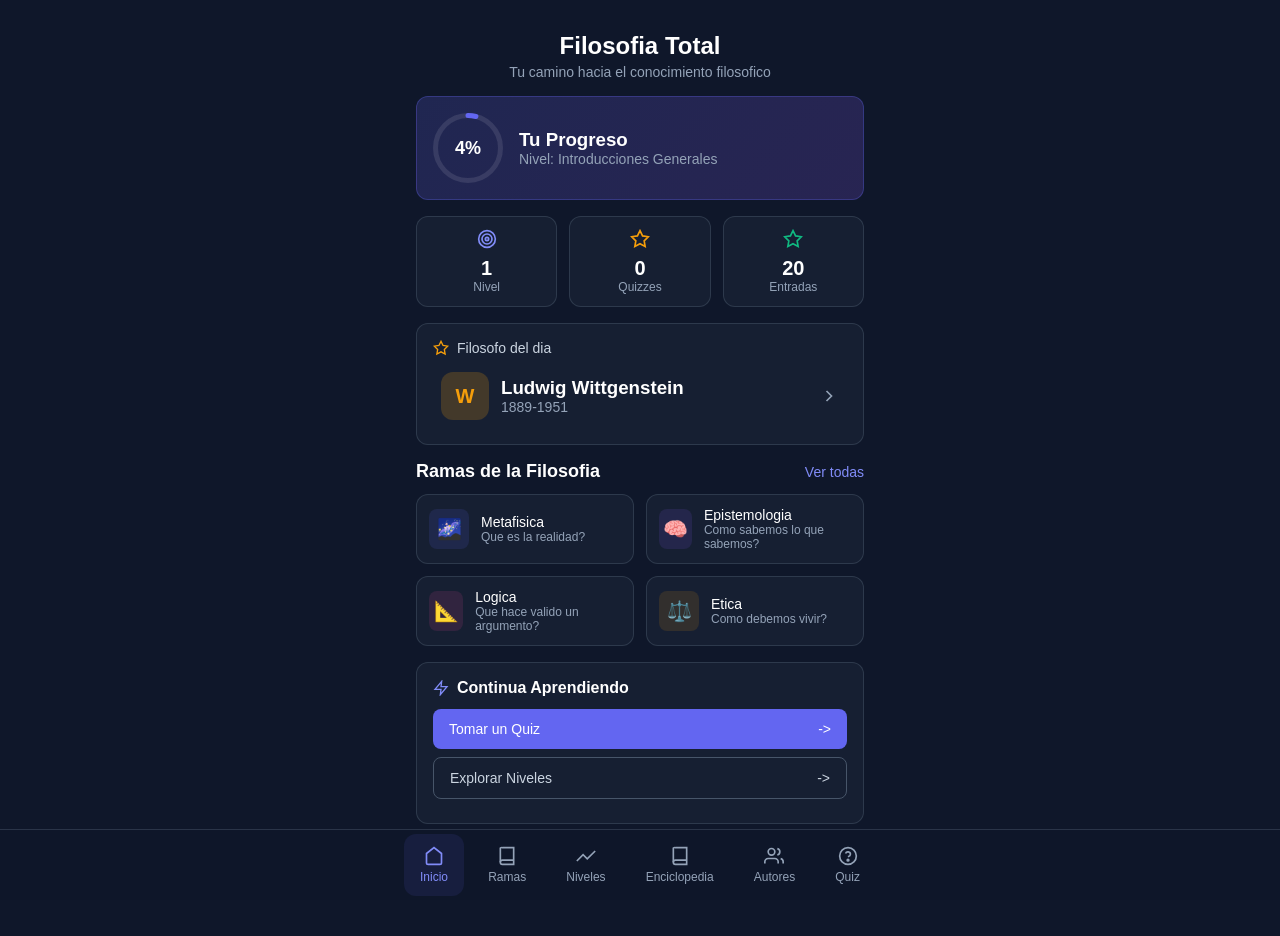
<file: index.html>
<!DOCTYPE html>
<html lang="es">
<head>
  <meta charset="UTF-8">
  <meta name="viewport" content="width=device-width, initial-scale=1.0, maximum-scale=1.0, user-scalable=no">
  <meta name="theme-color" content="#6366f1">
  <meta name="mobile-web-app-capable" content="yes">
  <meta name="apple-mobile-web-app-capable" content="yes">
  <meta name="apple-mobile-web-app-status-bar-style" content="black-translucent">
  <meta name="apple-mobile-web-app-title" content="Filosofía Total">
  <title>Filosofía Total - Aprende Filosofía</title>
  <meta name="description" content="Una aplicación completa de aprendizaje de filosofía">
  <link rel="manifest" href="manifest.json">
  <link rel="icon" href="icons/icon-192x192.png">
  <style>
    * { margin: 0; padding:0; box-sizing:border-box; }
    body {
      font-family: -apple-system, BlinkMacSystemFont, 'Segoe UI', Roboto, sans-serif;
      background: #0f172a;
      color: white;
      min-height: 100vh;
      padding-bottom: 80px;
    }
    .container { max-width: 480px; margin: 0 auto; padding: 16px; }
    .header { text-align: center; padding: 16px 0; }
    .header h1 { font-size: 1.5rem; font-weight: bold; margin-bottom: 4px; }
    .header p { color: #94a3b8; font-size: 0.875rem; }
    
    .card {
      background: rgba(30, 41, 59, 0.5);
      border: 1px solid rgba(71, 85, 105, 0.5);
      border-radius: 12px;
      padding: 16px;
      margin-bottom: 16px;
    }
    
    .progress-card {
      background: linear-gradient(135deg, rgba(99, 102, 241, 0.2), rgba(139, 92, 246, 0.2));
      border-color: rgba(99, 102, 241, 0.3);
    }
    
    .progress-circle {
      width: 70px;
      height: 70px;
      position: relative;
      display: inline-flex;
      align-items: center;
      justify-content: center;
    }
    .progress-circle svg { transform: rotate(-90deg); }
    .progress-circle span { position: absolute; font-size: 1.125rem; font-weight: bold; }
    
    .stats-grid {
      display: grid;
      grid-template-columns: repeat(3, 1fr);
      gap: 12px;
      margin-bottom: 16px;
    }
    .stat-card {
      background: rgba(30, 41, 59, 0.5);
      border: 1px solid rgba(71, 85, 105, 0.5);
      border-radius: 12px;
      padding: 12px;
      text-align: center;
    }
    .stat-card svg { width: 20px; height: 20px; margin-bottom: 4px; }
    .stat-card .value { font-size: 1.25rem; font-weight: bold; }
    .stat-card .label { font-size: 0.75rem; color: #94a3b8; }
    
    .section-title {
      font-size: 1.125rem;
      font-weight: 600;
      margin-bottom: 12px;
      display: flex;
      justify-content: space-between;
      align-items: center;
    }
    .section-title button {
      background: none;
      border: none;
      color: #818cf8;
      font-size: 0.875rem;
      cursor: pointer;
      display: flex;
      align-items: center;
    }
    
    .branches-grid { display: grid; grid-template-columns: repeat(2, 1fr); gap: 12px; }
    .branch-card {
      background: rgba(30, 41, 59, 0.5);
      border: 1px solid rgba(71, 85, 105, 0.5);
      border-radius: 12px;
      padding: 12px;
      display: flex;
      align-items: center;
      gap: 12px;
      cursor: pointer;
      transition: background 0.2s;
    }
    .branch-card:hover { background: rgba(30, 41, 59, 0.7); }
    .branch-card:active { transform: scale(0.98); }
    .branch-icon {
      width: 40px;
      height: 40px;
      border-radius: 8px;
      display: flex;
      align-items: center;
      justify-content: center;
      font-size: 1.25rem;
    }
    .branch-info h3 { font-size: 0.875rem; font-weight: 500; }
    .branch-info p { font-size: 0.75rem; color: #94a3b8; }
    
    .btn {
      width: 100%;
      padding: 12px 16px;
      border-radius: 8px;
      font-size: 0.875rem;
      font-weight: 500;
      cursor: pointer;
      display: flex;
      justify-content: space-between;
      align-items: center;
      margin-bottom: 8px;
    }
    .btn-primary { background: #6366f1; border: none; color: white; }
    .btn-primary:hover { background: #4f46e5; }
    .btn-primary:active { transform: scale(0.98); }
    .btn-secondary { background: transparent; border: 1px solid #475569; color: #cbd5e1; }
    .btn-secondary:hover { background: rgba(30, 41, 59, 0.5); }
    
    .bottom-nav {
      position: fixed;
      bottom: 0;
      left: 0;
      right: 0;
      background: rgba(15, 23, 42, 0.95);
      backdrop-filter: blur(10px);
      border-top: 1px solid rgba(71, 85, 105, 0.5);
      z-index: 1000;
    }
    .nav-container {
      max-width: 480px;
      margin: 0 auto;
      display: flex;
      justify-content: space-around;
      padding: 4px 0;
    }
    .nav-item {
      background: none;
      border: none;
      padding: 12px 16px;
      display: flex;
      flex-direction: column;
      align-items: center;
      color: #94a3b8;
      cursor: pointer;
      border-radius: 12px;
      transition: all 0.2s;
    }
    .nav-item:hover { color: #e2e8f0; }
    .nav-item:active { transform: scale(0.95); }
    .nav-item.active { color: #818cf8; background: rgba(99, 102, 241, 0.1); }
    .nav-item svg { width: 20px; height: 20px; }
    .nav-item span { font-size: 0.75rem; margin-top: 4px; }
    
    .page { display: none; }
    .page.active { display: block; }
    
    .philosopher-card {
      display: flex;
      align-items: center;
      gap: 12px;
      padding: 8px;
      border-radius: 12px;
      cursor: pointer;
    }
    .philosopher-card:hover { background: rgba(30, 41, 59, 0.5); }
    .philosopher-card:active { transform: scale(0.98); }
    .avatar {
      width: 48px;
      height: 48px;
      border-radius: 12px;
      display: flex;
      align-items: center;
      justify-content: center;
      font-size: 1.25rem;
      font-weight: bold;
    }
    .philosopher-info { flex: 1; }
    .philosopher-info h3 { font-weight: 600; }
    .philosopher-info p { font-size: 0.875rem; color: #94a3b8; }
    
    .entry-card {
      display: flex;
      align-items: center;
      gap: 12px;
      padding: 12px;
      border-radius: 12px;
      background: rgba(30, 41, 59, 0.5);
      border: 1px solid rgba(71, 85, 105, 0.5);
      margin-bottom: 12px;
      cursor: pointer;
      transition: all 0.2s;
    }
    .entry-card:hover { background: rgba(30, 41, 59, 0.7); }
    .entry-card:active { transform: scale(0.98); }
    .level-badge {
      width: 40px;
      height: 40px;
      border-radius: 8px;
      display: flex;
      align-items: center;
      justify-content: center;
      font-size: 0.875rem;
      font-weight: bold;
    }
    .entry-info { flex: 1; }
    .entry-info h3 { font-size: 0.875rem; font-weight: 500; }
    .entry-info p { font-size: 0.75rem; color: #94a3b8; }
    
    .level-card {
      padding: 16px;
      border-radius: 12px;
      margin-bottom: 12px;
      display: flex;
      align-items: center;
      gap: 12px;
      cursor: pointer;
      transition: all 0.2s;
    }
    .level-card:hover { opacity: 0.8; }
    .level-card:active { transform: scale(0.98); }
    .level-card.active {
      background: rgba(99, 102, 241, 0.2);
      border: 1px solid rgba(99, 102, 241, 0.5);
    }
    .level-card:not(.active) {
      background: rgba(30, 41, 59, 0.5);
      border: 1px solid rgba(71, 85, 105, 0.5);
    }
    .level-number {
      width: 40px;
      height: 40px;
      border-radius: 8px;
      display: flex;
      align-items: center;
      justify-content: center;
      font-weight: bold;
    }
    .level-card.active .level-number { background: #6366f1; color: white; }
    .level-card:not(.active) .level-number { background: #334155; color: #94a3b8; }
    .level-info { flex: 1; }
    .level-info h3 { font-weight: 500; }
    .level-info p { font-size: 0.75rem; color: #94a3b8; }
    .active-badge {
      font-size: 0.75rem;
      background: #6366f1;
      color: white;
      padding: 4px 8px;
      border-radius: 4px;
    }

    .search-box { position: relative; margin-bottom: 16px; }
    .search-box input {
      width: 100%;
      padding: 8px 16px 8px 40px;
      background: rgba(30, 41, 59, 0.5);
      border: 1px solid rgba(71, 85, 105, 0.5);
      border-radius: 8px;
      color: white;
      font-size: 0.875rem;
    }
    .search-box input::placeholder { color: #64748b; }
    .search-box input:focus { outline: none; border-color: #6366f1; }
    .search-box svg {
      position: absolute;
      left: 12px;
      top: 50%;
      transform: translateY(-50%);
      color: #64748b;
      width: 16px;
      height: 16px;
    }

    .full-branch-card {
      padding: 16px;
      border-radius: 12px;
      background: rgba(30, 41, 59, 0.5);
      border: 1px solid rgba(71, 85, 105, 0.5);
      margin-bottom: 12px;
      cursor: pointer;
      transition: all 0.2s;
    }
    .full-branch-card:hover { background: rgba(30, 41, 59, 0.7); }
    .full-branch-card:active { transform: scale(0.98); }
    
    .author-card {
      padding: 12px;
      border-radius: 12px;
      background: rgba(30, 41, 59, 0.5);
      border: 1px solid rgba(71, 85, 105, 0.5);
      margin-bottom: 12px;
      cursor: pointer;
      transition: all 0.2s;
    }
    .author-card:hover { background: rgba(30, 41, 59, 0.7); }
    .author-card:active { transform: scale(0.98); }

    /* Modal */
    .modal-overlay {
      position: fixed;
      top: 0;
      left: 0;
      right: 0;
      bottom: 0;
      background: rgba(0,0,0,0.7);
      z-index: 2000;
      display: none;
      align-items: center;
      justify-content: center;
      padding: 20px;
    }
    .modal-overlay.active { display: flex; }
    .modal {
      background: #1e293b;
      border-radius: 16px;
      max-width: 400px;
      width: 100%;
      max-height: 80vh;
      overflow-y: auto;
      border: 1px solid rgba(71, 85, 105, 0.5);
    }
    .modal-header {
      padding: 16px;
      border-bottom: 1px solid rgba(71, 85, 105, 0.5);
      display: flex;
      justify-content: space-between;
      align-items: center;
    }
    .modal-header h2 { font-size: 1.125rem; }
    .modal-close {
      background: none;
      border: none;
      color: #94a3b8;
      cursor: pointer;
      padding: 4px;
    }
    .modal-close:hover { color: white; }
    .modal-body { padding: 16px; }
    .modal-body p { color: #94a3b8; font-size: 0.875rem; margin-bottom: 12px; }
    .modal-body h4 { font-size: 0.875rem; margin-bottom: 8px; color: #cbd5e1; }
    .tag {
      display: inline-block;
      padding: 4px 8px;
      background: rgba(99, 102, 241, 0.2);
      color: #a5b4fc;
      border-radius: 4px;
      font-size: 0.75rem;
      margin: 2px;
    }
  </style>
</head>
<body>
  <!-- Home Page -->
  <div id="page-home" class="page active">
    <div class="container">
      <div class="header">
        <h1>Filosofia Total</h1>
        <p>Tu camino hacia el conocimiento filosofico</p>
      </div>

      <div class="card progress-card">
        <div style="display: flex; align-items: center; gap: 16px;">
          <div class="progress-circle">
            <svg width="70" height="70">
              <circle cx="35" cy="35" r="32.5" stroke="rgba(255,255,255,0.1)" stroke-width="5" fill="none"/>
              <circle cx="35" cy="35" r="32.5" stroke="#6366f1" stroke-width="5" fill="none" stroke-linecap="round" stroke-dasharray="204" stroke-dashoffset="196"/>
            </svg>
            <span>4%</span>
          </div>
          <div>
            <h3>Tu Progreso</h3>
            <p style="color: #94a3b8; font-size: 0.875rem;">Nivel: Introducciones Generales</p>
          </div>
        </div>
      </div>

      <div class="stats-grid">
        <div class="stat-card">
          <svg viewBox="0 0 24 24" fill="none" stroke="#818cf8" stroke-width="2"><circle cx="12" cy="12" r="10"/><circle cx="12" cy="12" r="6"/><circle cx="12" cy="12" r="2"/></svg>
          <div class="value">1</div>
          <div class="label">Nivel</div>
        </div>
        <div class="stat-card">
          <svg viewBox="0 0 24 24" fill="none" stroke="#f59e0b" stroke-width="2"><path d="M12 2l3.09 6.26L22 9.27l-5 4.87 1.18 6.88L12 17.77l-6.18 3.25L7 14.14 2 9.27l6.91-1.01L12 2z"/></svg>
          <div class="value">0</div>
          <div class="label">Quizzes</div>
        </div>
        <div class="stat-card">
          <svg viewBox="0 0 24 24" fill="none" stroke="#10b981" stroke-width="2"><path d="M12 2l3.09 6.26L22 9.27l-5 4.87 1.18 6.88L12 17.77l-6.18 3.25L7 14.14 2 9.27l6.91-1.01L12 2z"/></svg>
          <div class="value">20</div>
          <div class="label">Entradas</div>
        </div>
      </div>

      <div class="card">
        <div style="display: flex; align-items: center; gap: 8px; margin-bottom: 8px;">
          <svg width="16" height="16" viewBox="0 0 24 24" fill="none" stroke="#f59e0b" stroke-width="2"><path d="M12 2l3.09 6.26L22 9.27l-5 4.87 1.18 6.88L12 17.77l-6.18 3.25L7 14.14 2 9.27l6.91-1.01L12 2z"/></svg>
          <span style="font-size: 0.875rem; color: #cbd5e1;">Filosofo del dia</span>
        </div>
        <div class="philosopher-card" onclick="openAuthorModal(4)">
          <div class="avatar" style="background: rgba(245, 158, 11, 0.2); color: #f59e0b;">W</div>
          <div class="philosopher-info">
            <h3>Ludwig Wittgenstein</h3>
            <p>1889-1951</p>
          </div>
          <svg width="20" height="20" viewBox="0 0 24 24" fill="none" stroke="#94a3b8" stroke-width="2"><path d="M9 18l6-6-6-6"/></svg>
        </div>
      </div>

      <div class="section-title">
        <span>Ramas de la Filosofia</span>
        <button onclick="showPage('branches')">Ver todas</button>
      </div>
      <div class="branches-grid" id="branches-preview"></div>

      <div class="card" style="margin-top: 16px;">
        <div style="display: flex; align-items: center; gap: 8px; margin-bottom: 12px;">
          <svg width="16" height="16" viewBox="0 0 24 24" fill="none" stroke="#818cf8" stroke-width="2"><path d="M13 2L3 14h9l-1 8 10-12h-9l1-8z"/></svg>
          <span style="font-weight: 600;">Continua Aprendiendo</span>
        </div>
        <button class="btn btn-primary" onclick="showPage('quiz')">
          <span>Tomar un Quiz</span>
          <span>-></span>
        </button>
        <button class="btn btn-secondary" onclick="showPage('levels')">
          <span>Explorar Niveles</span>
          <span>-></span>
        </button>
      </div>
    </div>
  </div>

  <!-- Branches Page -->
  <div id="page-branches" class="page">
    <div class="container">
      <div class="header">
        <h1>Ramas de la Filosofia</h1>
        <p>Explora las areas del pensamiento filosofico</p>
      </div>
      <div id="branches-full"></div>
    </div>
  </div>

  <!-- Levels Page -->
  <div id="page-levels" class="page">
    <div class="container">
      <div class="header">
        <h1>10 Niveles de Conocimiento</h1>
        <p>Progresion estructurada del aprendizaje</p>
      </div>
      <div id="levels-list"></div>
    </div>
  </div>

  <!-- Encyclopedia Page -->
  <div id="page-encyclopedia" class="page">
    <div class="container">
      <div class="header">
        <h1>Enciclopedia Stanford</h1>
        <p>20 entradas de filosofia</p>
      </div>
      <div class="search-box">
        <svg viewBox="0 0 24 24" fill="none" stroke="currentColor" stroke-width="2"><circle cx="11" cy="11" r="8"/><path d="M21 21l-4.35-4.35"/></svg>
        <input type="text" placeholder="Buscar entradas..." id="search-input" oninput="filterEntries()">
      </div>
      <div id="entries-list"></div>
    </div>
  </div>

  <!-- Authors Page -->
  <div id="page-authors" class="page">
    <div class="container">
      <div class="header">
        <h1>Filosofos Destacados</h1>
        <p>10 filosofos en la base de datos</p>
      </div>
      <div id="authors-list"></div>
    </div>
  </div>

  <!-- Quiz Page -->
  <div id="page-quiz" class="page">
    <div class="container">
      <div class="header">
        <h1>Quiz Filosofico</h1>
        <p>Pon a prueba tus conocimientos</p>
      </div>
      <div class="card" style="text-align: center; padding: 32px;">
        <div class="avatar" style="background: rgba(99, 102, 241, 0.2); color: #818cf8; width: 80px; height: 80px; margin: 0 auto 16px; font-size: 2rem;">
          <svg width="40" height="40" viewBox="0 0 24 24" fill="none" stroke="currentColor" stroke-width="2"><path d="M12 2l3.09 6.26L22 9.27l-5 4.87 1.18 6.88L12 17.77l-6.18 3.25L7 14.14 2 9.27l6.91-1.01L12 2z"/></svg>
        </div>
        <h3 style="font-size: 1.125rem; margin-bottom: 8px;">Comienza tu primer Quiz</h3>
        <p style="color: #94a3b8; font-size: 0.875rem; margin-bottom: 16px;">Responde preguntas y gana puntos</p>
        <button class="btn btn-primary" style="justify-content: center;" onclick="startQuiz()">
          <span>Iniciar Quiz</span>
        </button>
      </div>
      <div class="stats-grid" style="margin-top: 16px;">
        <div class="stat-card">
          <div class="value">0</div>
          <div class="label">Quizzes completados</div>
        </div>
        <div class="stat-card">
          <div class="value">0%</div>
          <div class="label">Puntuacion media</div>
        </div>
      </div>
    </div>
  </div>

  <!-- Modal -->
  <div class="modal-overlay" id="modal-overlay" onclick="closeModal(event)">
    <div class="modal" onclick="event.stopPropagation()">
      <div class="modal-header">
        <h2 id="modal-title">Titulo</h2>
        <button class="modal-close" onclick="closeModal()">
          <svg width="20" height="20" viewBox="0 0 24 24" fill="none" stroke="currentColor" stroke-width="2"><path d="M18 6L6 18M6 6l12 12"/></svg>
        </button>
      </div>
      <div class="modal-body" id="modal-body"></div>
    </div>
  </div>

  <!-- Bottom Navigation -->
  <nav class="bottom-nav">
    <div class="nav-container">
      <button class="nav-item active" data-page="home" onclick="showPage('home')">
        <svg viewBox="0 0 24 24" fill="none" stroke="currentColor" stroke-width="2"><path d="M3 9l9-7 9 7v11a2 2 0 0 1-2 2H5a2 2 0 0 1-2-2z"/></svg>
        <span>Inicio</span>
      </button>
      <button class="nav-item" data-page="branches" onclick="showPage('branches')">
        <svg viewBox="0 0 24 24" fill="none" stroke="currentColor" stroke-width="2"><path d="M4 19.5A2.5 2.5 0 0 1 6.5 17H20"/><path d="M6.5 2H20v20H6.5A2.5 2.5 0 0 1 4 19.5v-17A2.5 2.5 0 0 1 6.5 2z"/></svg>
        <span>Ramas</span>
      </button>
      <button class="nav-item" data-page="levels" onclick="showPage('levels')">
        <svg viewBox="0 0 24 24" fill="none" stroke="currentColor" stroke-width="2"><path d="M23 6l-9.5 9.5-5-5L1 18"/></svg>
        <span>Niveles</span>
      </button>
      <button class="nav-item" data-page="encyclopedia" onclick="showPage('encyclopedia')">
        <svg viewBox="0 0 24 24" fill="none" stroke="currentColor" stroke-width="2"><path d="M4 19.5A2.5 2.5 0 0 1 6.5 17H20"/><path d="M6.5 2H20v20H6.5A2.5 2.5 0 0 1 4 19.5v-17A2.5 2.5 0 0 1 6.5 2z"/></svg>
        <span>Enciclopedia</span>
      </button>
      <button class="nav-item" data-page="authors" onclick="showPage('authors')">
        <svg viewBox="0 0 24 24" fill="none" stroke="currentColor" stroke-width="2"><path d="M17 21v-2a4 4 0 0 0-4-4H5a4 4 0 0 0-4 4v2"/><circle cx="9" cy="7" r="4"/><path d="M23 21v-2a4 4 0 0 0-3-3.87"/><path d="M16 3.13a4 4 0 0 1 0 7.75"/></svg>
        <span>Autores</span>
      </button>
      <button class="nav-item" data-page="quiz" onclick="showPage('quiz')">
        <svg viewBox="0 0 24 24" fill="none" stroke="currentColor" stroke-width="2"><circle cx="12" cy="12" r="10"/><path d="M9.09 9a3 3 0 0 1 5.83 1c0 2-3 3-3 3"/><circle cx="12" cy="17" r="1" fill="currentColor"/></svg>
        <span>Quiz</span>
      </button>
    </div>
  </nav>

  <script>
    // Data
    const branches = [
      { id: 'metaphysics', name: 'Metafisica', icon: '🌌', color: '#6366f1', question: 'Que es la realidad?', desc: 'Estudio de la naturaleza fundamental de la realidad, incluyendo la existencia, objetos, propiedades, espacio y tiempo.' },
      { id: 'epistemology', name: 'Epistemologia', icon: '🧠', color: '#8b5cf6', question: 'Como sabemos lo que sabemos?', desc: 'Estudio del conocimiento, su naturaleza, origen, limites y validacion. Examina como adquirimos y justificamos creencias.' },
      { id: 'logic', name: 'Logica', icon: '📐', color: '#ec4899', question: 'Que hace valido un argumento?', desc: 'Estudio de los principios del razonamiento valido. Examina la estructura de argumentos y la inferencia correcta.' },
      { id: 'ethics', name: 'Etica', icon: '⚖️', color: '#f59e0b', question: 'Como debemos vivir?', desc: 'Estudio de los principios morales que guian la conducta humana. Examina el bien, el mal, la virtud y la justicia.' },
      { id: 'aesthetics', name: 'Estetica', icon: '🎨', color: '#10b981', question: 'Que es la belleza?', desc: 'Estudio de la belleza, el arte y el gusto. Examina la naturaleza de la experiencia estetica y el valor artistico.' },
      { id: 'political', name: 'Politica', icon: '🏛️', color: '#ef4444', question: 'Como organizarnos como sociedad?', desc: 'Estudio del gobierno, la justicia social y los derechos. Examina la legitimidad del poder y la organizacion social.' }
    ];

    const levels = [
      { id: 1, name: 'Introducciones Generales', desc: 'Conceptos basicos y panoramicas general de la filosofia' },
      { id: 2, name: 'Pensadores Fundacionales', desc: 'Los primeros filosofos de Grecia antigua' },
      { id: 3, name: 'Filosofia Medieval', desc: 'La sintesis entre fe y razon' },
      { id: 4, name: 'Racionalismo y Empirismo', desc: 'El debate sobre el origen del conocimiento' },
      { id: 5, name: 'Kant y el Idealismo', desc: 'La revolucion copernicana en filosofia' },
      { id: 6, name: 'Filosofia del siglo XIX', desc: 'Marx, Nietzsche y nuevos paradigmas' },
      { id: 7, name: 'Filosofia Analitica', desc: 'El giro linguistico y la logica moderna' },
      { id: 8, name: 'Fenomenologia', desc: 'La experiencia humana y el sentido de la existencia' },
      { id: 9, name: 'Filosofia Contemporanea', desc: 'Debates actuales y nuevas perspectivas' },
      { id: 10, name: 'Maestria Filosofica', desc: 'Sintesis interdisciplinaria y problemas abiertos' }
    ];

    const authors = [
      { id: 1, name: 'Platon', years: '-428 a -348', era: 'Antiguedad', initial: 'P', bio: 'Filosofo griego fundador de la Academia. Teoria de las Ideas, dialogos socraticos.', works: ['La Republica', 'Fedon', 'El Banquete'] },
      { id: 2, name: 'Aristoteles', years: '-384 a -322', era: 'Antiguedad', initial: 'A', bio: 'Filosofo griego, padre de la logica formal. Sistematizador del conocimiento.', works: ['Metafisica', 'Etica a Nicomaco', 'Organon'] },
      { id: 3, name: 'Immanuel Kant', years: '1724-1804', era: 'Modernidad', initial: 'K', bio: 'Filosofo aleman que sintetizo racionalismo y empirismo. Idealismo trascendental.', works: ['Critica de la razon pura', 'Critica de la razon pratica'] },
      { id: 4, name: 'Friedrich Nietzsche', years: '1844-1900', era: 'Siglo XIX', initial: 'N', bio: 'Critico de la moral tradicional y la religion. Voluntad de poder, superhombre.', works: ['Asi hablo Zaratustra', 'Mas alla del bien y del mal'] },
      { id: 5, name: 'Ludwig Wittgenstein', years: '1889-1951', era: 'Contemporanea', initial: 'W', bio: 'Revoluciono la filosofia del lenguaje. Dos etapas: Tractatus e Investigaciones.', works: ['Tractatus Logico-Philosophicus', 'Investigaciones filosoficas'] },
      { id: 6, name: 'G.W.F. Hegel', years: '1770-1831', era: 'Modernidad', initial: 'H', bio: 'Idealismo aleman. Dialectica, espiritu absoluto, historia como progreso.', works: ['Fenomenologia del espiritu', 'Ciencia de la logica'] },
      { id: 7, name: 'Jean-Paul Sartre', years: '1905-1980', era: 'Contemporanea', initial: 'S', bio: 'Existencialismo ateo. La existencia precede a la esencia.', works: ['El ser y la nada', 'El existencialismo es un humanismo'] },
      { id: 8, name: 'Rene Descartes', years: '1596-1650', era: 'Modernidad', initial: 'D', bio: 'Padre de la filosofia moderna. Duda metodica, cogito ergo sum.', works: ['Discurso del metodo', 'Meditaciones metafisicas'] },
      { id: 9, name: 'Tomas de Aquino', years: '1225-1274', era: 'Medieval', initial: 'T', bio: 'Maximo representante de la escolastica. Sintesis fe-razon, cinco vias.', works: ['Suma Teologica', 'Suma contra los gentiles'] },
      { id: 10, name: 'David Hume', years: '1711-1776', era: 'Modernidad', initial: 'H', bio: 'Empirismo britanico. Escepticismo, problema de la induccion.', works: ['Tratado de la naturaleza humana', 'Investigacion sobre el entendimiento'] }
    ];

    const entries = [
      { id: 1, title: 'Pedro Abelardo', branch: 'Etica', level: 5, summary: 'Filosofo medieval frances. Nominalismo, etica de la intencion, metodo dialectico.' },
      { id: 2, title: 'Aborto', branch: 'Etica', level: 3, summary: 'Debate sobre el estatus moral del feto y los derechos de la mujer.' },
      { id: 3, title: 'Objetos abstractos', branch: 'Metafisica', level: 6, summary: 'Entidades sin existencia espacio-temporal: numeros, proposiciones, propiedades.' },
      { id: 4, title: 'Abduccion', branch: 'Epistemologia', level: 5, summary: 'Inferencia a la mejor explicacion. Razonamiento hipotetico.' },
      { id: 5, title: 'Escepticismo academico', branch: 'Epistemologia', level: 5, summary: 'Escuela de la Academia que cuestiono la posibilidad del conocimiento.' },
      { id: 6, title: 'Accidente', branch: 'Metafisica', level: 6, summary: 'Propiedad no esencial de una sustancia segun Aristoteles.' },
      { id: 7, title: 'Teoria de la accion', branch: 'Mente', level: 5, summary: 'Estudio de la naturaleza de la accion humana intencional.' },
      { id: 8, title: 'Actualismo', branch: 'Metafisica', level: 8, summary: 'Todo lo que existe es actual. Contra el posibilismo de Lewis.' },
      { id: 9, title: 'Adam Smith', branch: 'Etica', level: 4, summary: 'Filosofo moral y economista. Mano invisible, simpatia moral.' },
      { id: 10, title: 'Estetica', branch: 'Estetica', level: 3, summary: 'Estudio de la belleza, el arte y la experiencia estetica.' },
      { id: 11, title: 'Filosofia africana', branch: 'Comparada', level: 5, summary: 'Diversas tradiciones de pensamiento del continente africano.' },
      { id: 12, title: 'Agencia', branch: 'Mente', level: 5, summary: 'Capacidad de actuar intencionalmente y ser responsable.' },
      { id: 13, title: 'Akrasia', branch: 'Etica', level: 4, summary: 'Debilidad de la voluntad. Actuar contra el propio juicio.' },
      { id: 14, title: 'Alberto Magno', branch: 'Metafisica', level: 5, summary: 'Introdujo a Aristoteles en la filosofia medieval.' },
      { id: 15, title: 'Al-Ghazali', branch: 'Epistemologia', level: 5, summary: 'Teologo persa. Escepticismo islamico, misticismo sufí.' },
      { id: 16, title: 'Sesgo algoritmico', branch: 'Etica', level: 4, summary: 'Discriminacion sistematica producida por sistemas de IA.' },
      { id: 17, title: 'Analogia', branch: 'Logica', level: 6, summary: 'Razonamiento que infiere similitudes entre cosas diferentes.' },
      { id: 18, title: 'Anarquismo', branch: 'Politica', level: 4, summary: 'Filosofia politica que cuestiona la legitimidad del Estado.' },
      { id: 19, title: 'Escepticismo antiguo', branch: 'Epistemologia', level: 5, summary: 'Pirronismo. Suspension del juicio como camino a la ataraxia.' },
      { id: 20, title: 'Consciencia animal', branch: 'Mente', level: 4, summary: 'Debate sobre si los animales tienen experiencias subjetivas.' }
    ];

    // Navigation
    function showPage(pageId) {
      document.querySelectorAll('.page').forEach(function(p) { p.classList.remove('active'); });
      document.querySelectorAll('.nav-item').forEach(function(n) { n.classList.remove('active'); });
      document.getElementById('page-' + pageId).classList.add('active');
      document.querySelector('.nav-item[data-page="' + pageId + '"]').classList.add('active');
      window.scrollTo(0, 0);
    }

    // Modal
    function openModal(title, content) {
      document.getElementById('modal-title').textContent = title;
      document.getElementById('modal-body').innerHTML = content;
      document.getElementById('modal-overlay').classList.add('active');
    }

    function closeModal(e) {
      if (!e || e.target === document.getElementById('modal-overlay')) {
        document.getElementById('modal-overlay').classList.remove('active');
      }
    }

    function openEntryModal(id) {
      var e = entries.find(function(x) { return x.id === id; });
      var levelColor = e.level <= 3 ? '#10b981' : e.level <= 6 ? '#818cf8' : '#f59e0b';
      var content = '<p>' + e.summary + '</p>';
      content += '<h4>Rama</h4><span class="tag">' + e.branch + '</span>';
      content += '<h4 style="margin-top:12px;">Nivel de dificultad</h4>';
      content += '<div style="display:flex;align-items:center;gap:8px;">';
      content += '<div style="width:40px;height:40px;border-radius:8px;background:' + levelColor + '20;color:' + levelColor + ';display:flex;align-items:center;justify-content:center;font-weight:bold;">' + e.level + '</div>';
      content += '<span style="color:#94a3b8;">de 10</span></div>';
      openModal(e.title, content);
    }

    function openAuthorModal(id) {
      var a = authors.find(function(x) { return x.id === id; });
      var content = '<p>' + a.bio + '</p>';
      content += '<h4>Periodo</h4><span class="tag">' + a.years + '</span> <span class="tag">' + a.era + '</span>';
      content += '<h4 style="margin-top:12px;">Obras principales</h4>';
      a.works.forEach(function(w) { content += '<span class="tag">' + w + '</span> '; });
      openModal(a.name, content);
    }

    function openBranchModal(id) {
      var b = branches.find(function(x) { return x.id === id; });
      var content = '<p>' + b.desc + '</p>';
      content += '<h4>Pregunta central</h4><p style="color:#e2e8f0;">' + b.question + '</p>';
      openModal(b.name, content);
    }

    function openLevelModal(id) {
      var l = levels.find(function(x) { return x.id === id; });
      var content = '<p>' + l.desc + '</p>';
      content += '<h4>Puntuacion requerida</h4>';
      content += '<p style="color:#94a3b8;">' + (id * 60) + ' puntos para desbloquear</p>';
      openModal(l.name, content);
    }

    function startQuiz() {
      openModal('Quiz en desarrollo', '<p>El sistema de quizzes estara disponible proximamente. Mientras tanto, explora las entradas de la enciclopedia para aprender mas sobre filosofia.</p>');
    }

    // Render branches preview
    function renderBranchesPreview() {
      var container = document.getElementById('branches-preview');
      var html = '';
      for (var i = 0; i < 4; i++) {
        var b = branches[i];
        html += '<div class="branch-card" onclick="openBranchModal(\'' + b.id + '\')">';
        html += '<div class="branch-icon" style="background: ' + b.color + '20;">' + b.icon + '</div>';
        html += '<div class="branch-info"><h3>' + b.name + '</h3><p>' + b.question + '</p></div></div>';
      }
      container.innerHTML = html;
    }

    // Render all branches
    function renderBranchesFull() {
      var container = document.getElementById('branches-full');
      var html = '';
      for (var i = 0; i < branches.length; i++) {
        var b = branches[i];
        html += '<div class="full-branch-card" onclick="openBranchModal(\'' + b.id + '\')">';
        html += '<div style="display:flex;align-items:center;gap:12px;">';
        html += '<div class="branch-icon" style="background: ' + b.color + '20; width: 48px; height: 48px; font-size: 1.5rem;">' + b.icon + '</div>';
        html += '<div><h3 style="font-weight:600;">' + b.name + '</h3>';
        html += '<p style="color:#94a3b8;font-size:0.875rem;">' + b.question + '</p></div></div></div>';
      }
      container.innerHTML = html;
    }

    // Render levels
    function renderLevels() {
      var container = document.getElementById('levels-list');
      var html = '';
      for (var i = 0; i < levels.length; i++) {
        var l = levels[i];
        var active = i === 0;
        html += '<div class="level-card' + (active ? ' active' : '') + '" onclick="openLevelModal(' + l.id + ')">';
        html += '<div class="level-number">' + l.id + '</div>';
        html += '<div class="level-info"><h3>' + l.name + '</h3><p>' + l.desc + '</p></div>';
        if (active) { html += '<span class="active-badge">Activo</span>'; }
        html += '</div>';
      }
      container.innerHTML = html;
    }

    // Render entries
    function renderEntries(filter) {
      var container = document.getElementById('entries-list');
      var filtered = entries;
      if (filter) {
        filtered = entries.filter(function(e) {
          return e.title.toLowerCase().indexOf(filter.toLowerCase()) !== -1 || 
                 e.branch.toLowerCase().indexOf(filter.toLowerCase()) !== -1;
        });
      }
      var html = '';
      for (var i = 0; i < filtered.length; i++) {
        var e = filtered[i];
        var levelColor = e.level <= 3 ? '#10b981' : e.level <= 6 ? '#818cf8' : '#f59e0b';
        html += '<div class="entry-card" onclick="openEntryModal(' + e.id + ')">';
        html += '<div class="level-badge" style="background: ' + levelColor + '20; color: ' + levelColor + ';">' + e.level + '</div>';
        html += '<div class="entry-info"><h3>' + e.title + '</h3><p>' + e.branch + '</p></div></div>';
      }
      container.innerHTML = html;
    }

    // Filter entries
    function filterEntries() {
      var query = document.getElementById('search-input').value;
      renderEntries(query);
    }

    // Render authors
    function renderAuthors() {
      var container = document.getElementById('authors-list');
      var html = '';
      for (var i = 0; i < authors.length; i++) {
        var a = authors[i];
        html += '<div class="author-card" onclick="openAuthorModal(' + a.id + ')">';
        html += '<div style="display:flex;align-items:center;gap:12px;">';
        html += '<div class="avatar" style="background: rgba(99, 102, 241, 0.2); color: #818cf8;">' + a.initial + '</div>';
        html += '<div style="flex:1;"><h3 style="font-weight:600;">' + a.name + '</h3>';
        html += '<p style="font-size:0.875rem;color:#94a3b8;">' + a.years + ' | ' + a.era + '</p></div>';
        html += '<svg width="20" height="20" viewBox="0 0 24 24" fill="none" stroke="#94a3b8" stroke-width="2"><path d="M9 18l6-6-6-6"/></svg>';
        html += '</div></div>';
      }
      container.innerHTML = html;
    }

    // Initialize
    renderBranchesPreview();
    renderBranchesFull();
    renderLevels();
    renderEntries('');
    renderAuthors();
  </script>
</body>
</html>
</file>
